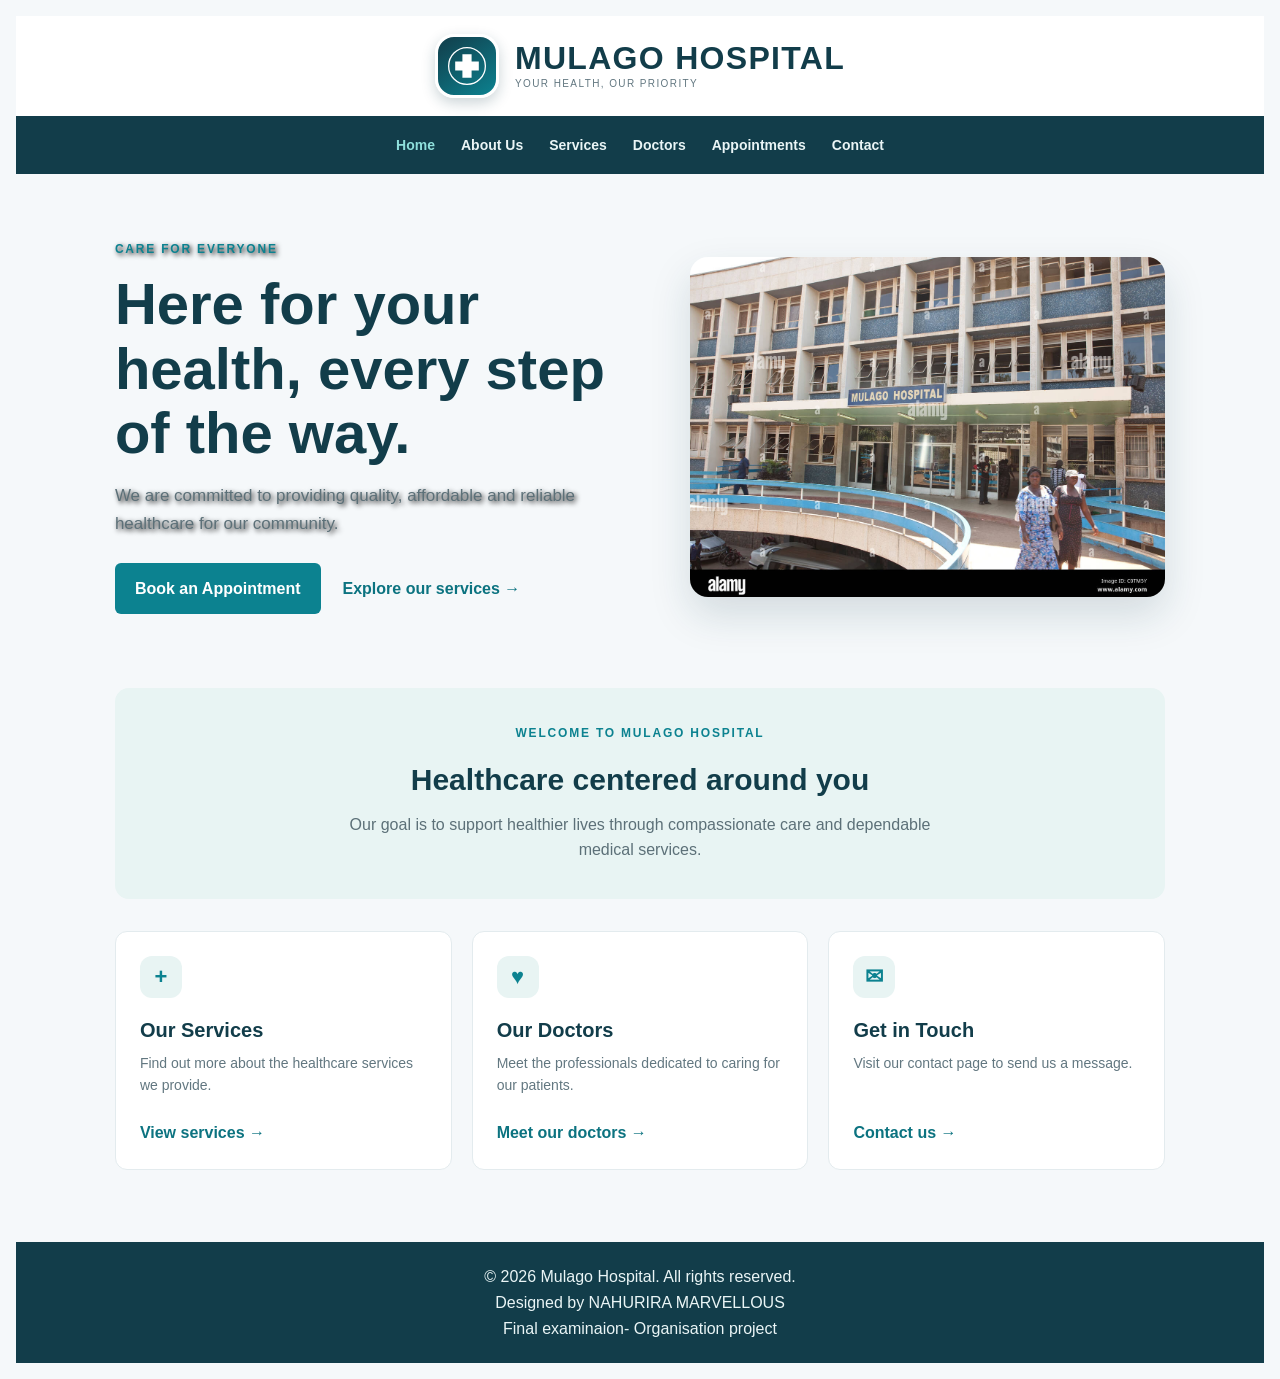
<file: Index.html>
<!DOCTYPE html>
<html lang="en">
<head>
    <meta charset="UTF-8">
    <meta name="viewport" content="width=device-width, initial-scale=1.0">
    <meta name="description" content="Learn about Mulago Hospital and find services, doctors, and appointment information.">
    <title>Home | Mulago Hospital</title>
    <link rel="stylesheet" href="style.css">
</head>
<body class="home-page">

<header>
    <a class="brand" href="Index.html" aria-label="Mulago Hospital home">
        <span class="brand-mark" aria-hidden="true">
            <svg viewBox="0 0 64 64" focusable="false">
                <circle cx="32" cy="32" r="28" fill="none" stroke="currentColor" stroke-width="2"></circle>
                <path d="M25 14h14v11h11v14H39v11H25V39H14V25h11z" fill="currentColor"></path>
            </svg>
        </span>
        <span>
            <strong>MULAGO HOSPITAL</strong>
            <small>YOUR HEALTH, OUR PRIORITY</small>
        </span>
    </a>
</header>

<nav aria-label="Main navigation">
    <a href="Index.html" aria-current="page">Home</a>
    <a href="about.html">About Us</a>
    <a href="services.html">Services</a>
    <a href="doctors.html">Doctors</a>
    <a href="appointment.html">Appointments</a>
    <a href="contact.html">Contact</a>
</nav>

<main>
    <section class="hero">
        <div class="hero-copy">
            <p class="eyebrow">CARE FOR EVERYONE</p>
            <h1>Here for your health, every step of the way.</h1>
            <p>We are committed to providing quality, affordable and reliable healthcare for our community.</p>
            <div class="hero-actions">
                <a class="btn" href="appointment.html">Book an Appointment</a>
                <a class="text-link" href="services.html">Explore our services <span aria-hidden="true">&rarr;</span></a>
            </div>
        </div>
        <img src="image copy 12.png" alt="Mulago Hospital" class="hero-image">
    </section>

    <section class="welcome content">
        <p class="eyebrow">WELCOME TO MULAGO HOSPITAL</p>
        <h2>Healthcare centered around you</h2>
        <p>Our goal is to support healthier lives through compassionate care and dependable medical services.</p>
    </section>

    <section class="home-links" aria-label="Explore the hospital">
        <a class="home-card" href="services.html">
            <span class="card-icon" aria-hidden="true">+</span>
            <h2>Our Services</h2>
            <p>Find out more about the healthcare services we provide.</p>
            <span class="card-link">View services <span aria-hidden="true">&rarr;</span></span>
        </a>
        <a class="home-card" href="doctors.html">
            <span class="card-icon" aria-hidden="true">&#9829;</span>
            <h2>Our Doctors</h2>
            <p>Meet the professionals dedicated to caring for our patients.</p>
            <span class="card-link">Meet our doctors <span aria-hidden="true">&rarr;</span></span>
        </a>
        <a class="home-card" href="contact.html">
            <span class="card-icon" aria-hidden="true">&#9993;</span>
            <h2>Get in Touch</h2>
            <p>Visit our contact page to send us a message.</p>
            <span class="card-link">Contact us <span aria-hidden="true">&rarr;</span></span>
        </a>
    </section>
</main>

<footer>
    <p>&copy; 2026 Mulago Hospital. All rights reserved.</p>
    <p>Designed by NAHURIRA MARVELLOUS</p>
    <p>Final examinaion- Organisation project</p>
</footer>

<script src="script.js"></script>
</body>
</html>
</file>
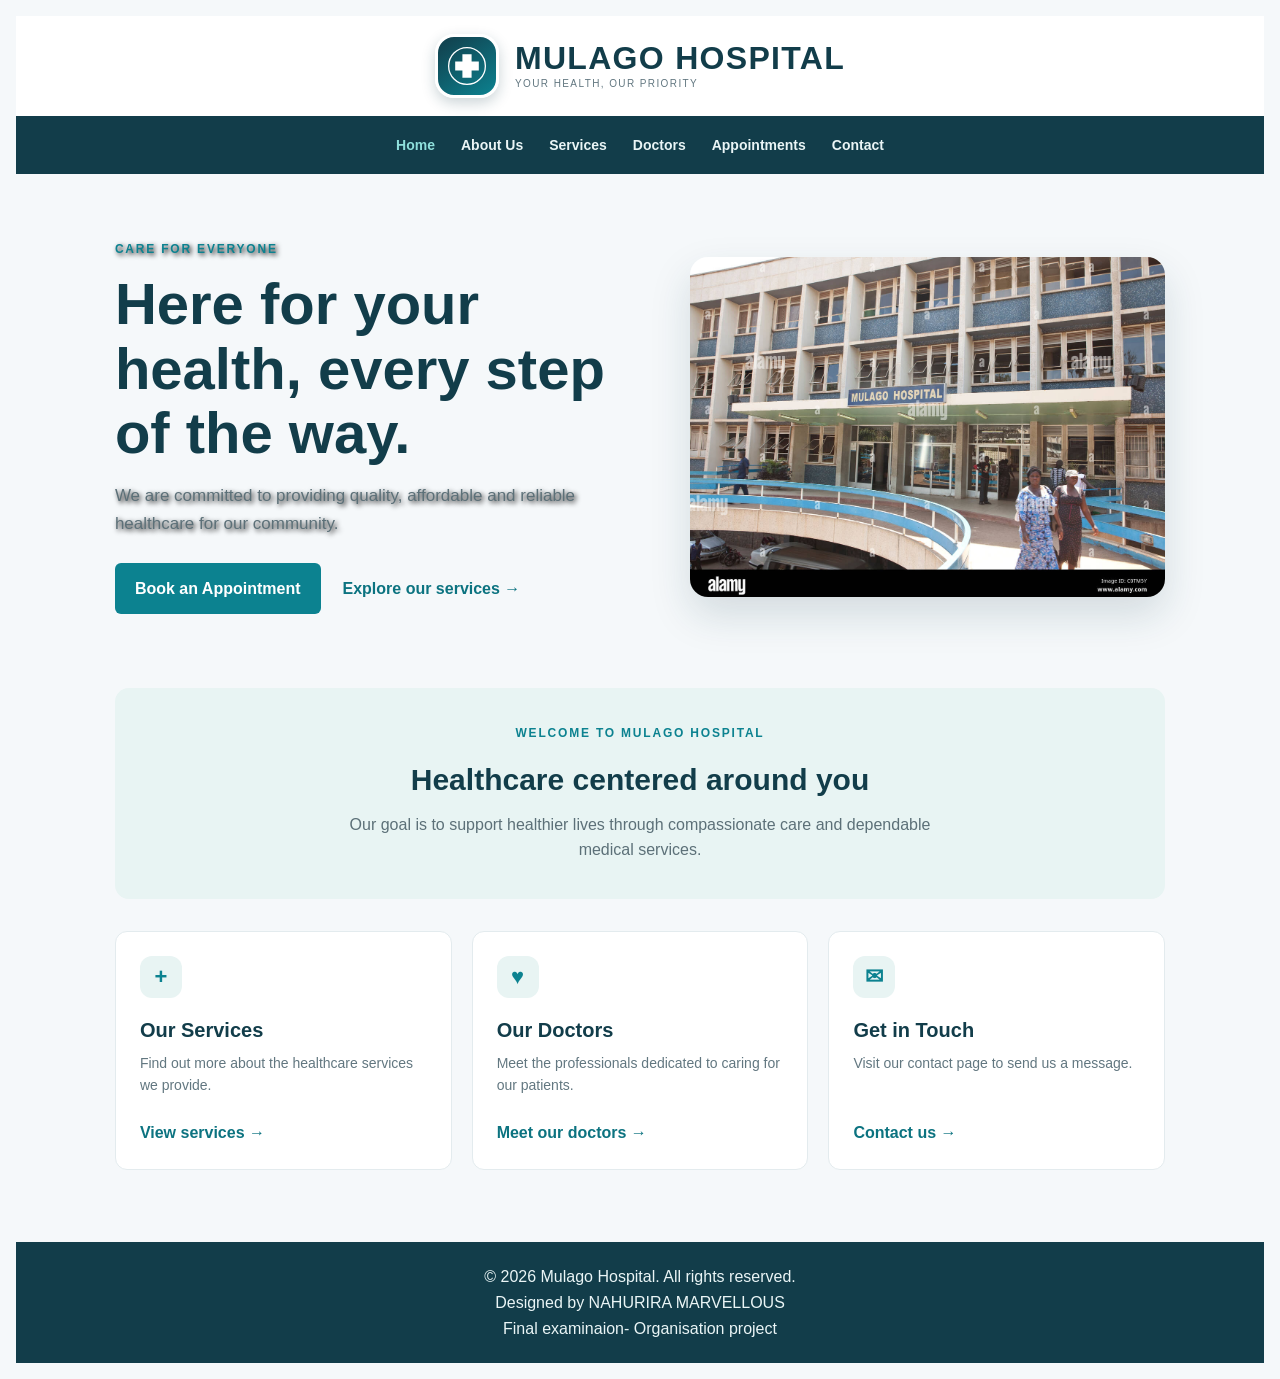
<file: index.html>
<!DOCTYPE html>
<html lang="en">
<head>
    <meta charset="UTF-8">
    <meta name="viewport" content="width=device-width, initial-scale=1.0">
    <meta name="description" content="Learn about Mulago Hospital and find services, doctors, and appointment information.">
    <title>Home | Mulago Hospital</title>
    <link rel="stylesheet" href="style.css">
</head>
<body class="home-page">

<header>
    <a class="brand" href="Index.html" aria-label="Mulago Hospital home">
        <span class="brand-mark" aria-hidden="true">
            <svg viewBox="0 0 64 64" focusable="false">
                <circle cx="32" cy="32" r="28" fill="none" stroke="currentColor" stroke-width="2"></circle>
                <path d="M25 14h14v11h11v14H39v11H25V39H14V25h11z" fill="currentColor"></path>
            </svg>
        </span>
        <span>
            <strong>MULAGO HOSPITAL</strong>
            <small>YOUR HEALTH, OUR PRIORITY</small>
        </span>
    </a>
</header>

<nav aria-label="Main navigation">
    <a href="Index.html" aria-current="page">Home</a>
    <a href="about.html">About Us</a>
    <a href="services.html">Services</a>
    <a href="doctors.html">Doctors</a>
    <a href="appointment.html">Appointments</a>
    <a href="contact.html">Contact</a>
</nav>

<main>
    <section class="hero">
        <div class="hero-copy">
            <p class="eyebrow">CARE FOR EVERYONE</p>
            <h1>Here for your health, every step of the way.</h1>
            <p>We are committed to providing quality, affordable and reliable healthcare for our community.</p>
            <div class="hero-actions">
                <a class="btn" href="appointment.html">Book an Appointment</a>
                <a class="text-link" href="services.html">Explore our services <span aria-hidden="true">&rarr;</span></a>
            </div>
        </div>
        <img src="image copy 12.png" alt="Mulago Hospital" class="hero-image">
    </section>

    <section class="welcome content">
        <p class="eyebrow">WELCOME TO MULAGO HOSPITAL</p>
        <h2>Healthcare centered around you</h2>
        <p>Our goal is to support healthier lives through compassionate care and dependable medical services.</p>
    </section>

    <section class="home-links" aria-label="Explore the hospital">
        <a class="home-card" href="services.html">
            <span class="card-icon" aria-hidden="true">+</span>
            <h2>Our Services</h2>
            <p>Find out more about the healthcare services we provide.</p>
            <span class="card-link">View services <span aria-hidden="true">&rarr;</span></span>
        </a>
        <a class="home-card" href="doctors.html">
            <span class="card-icon" aria-hidden="true">&#9829;</span>
            <h2>Our Doctors</h2>
            <p>Meet the professionals dedicated to caring for our patients.</p>
            <span class="card-link">Meet our doctors <span aria-hidden="true">&rarr;</span></span>
        </a>
        <a class="home-card" href="contact.html">
            <span class="card-icon" aria-hidden="true">&#9993;</span>
            <h2>Get in Touch</h2>
            <p>Visit our contact page to send us a message.</p>
            <span class="card-link">Contact us <span aria-hidden="true">&rarr;</span></span>
        </a>
    </section>
</main>

<footer>
    <p>&copy; 2026 Mulago Hospital. All rights reserved.</p>
    <p>Designed by NAHURIRA MARVELLOUS</p>
    <p>Final examinaion- Organisation project</p>
</footer>

<script src="script.js"></script>
</body>
</html>
</file>
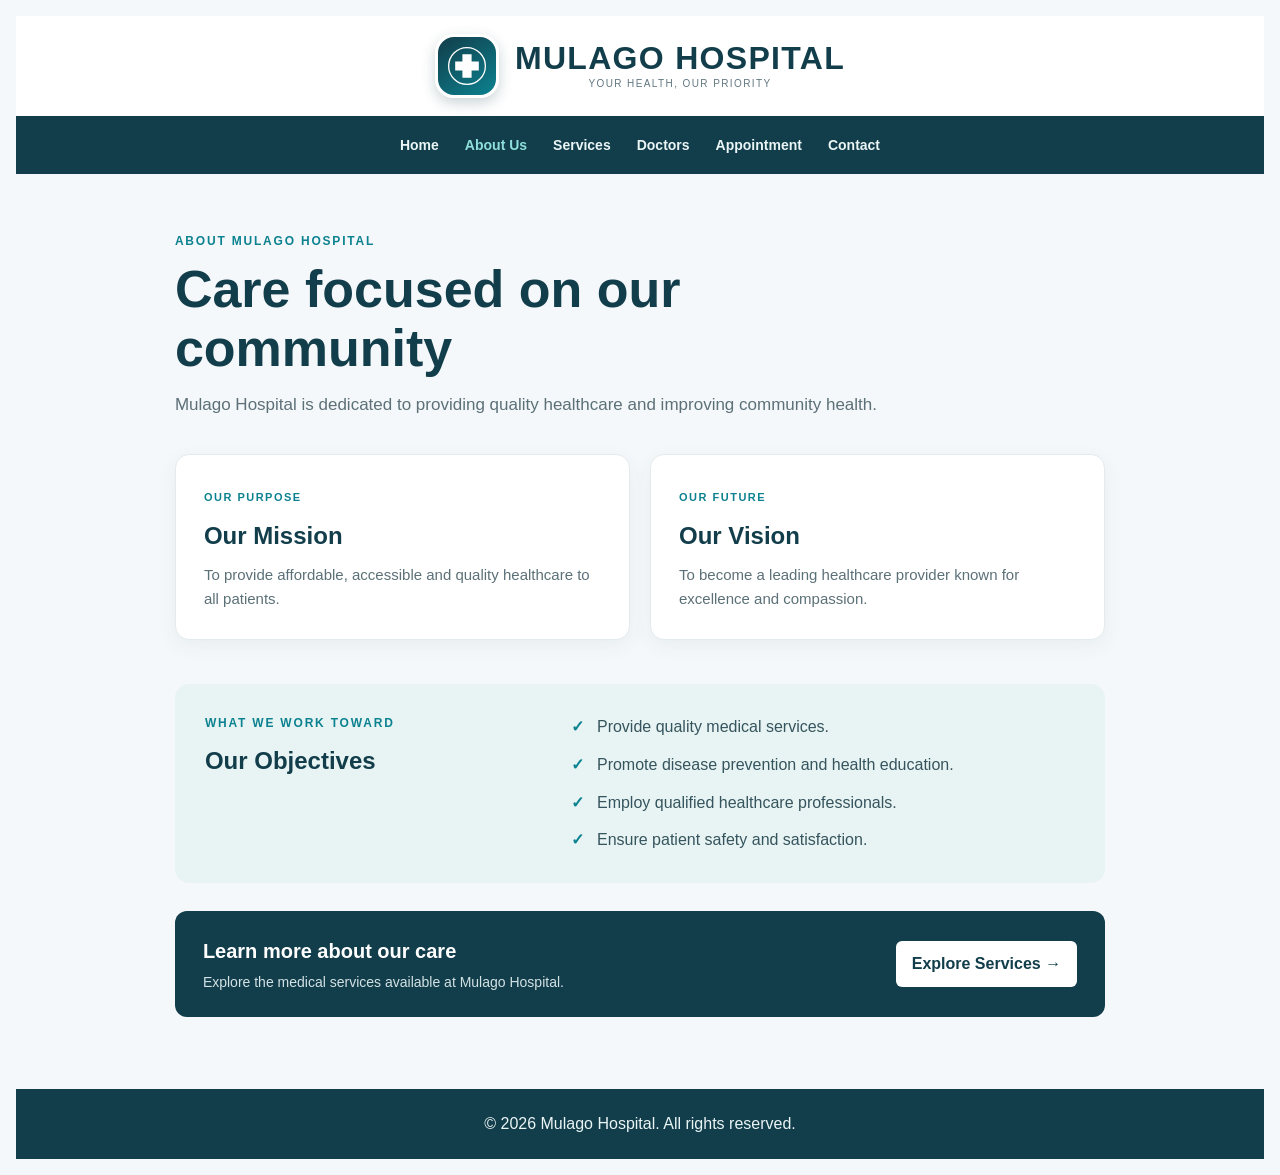
<file: about.html>
<!DOCTYPE html>
<html lang="en">
<head>
    <meta charset="UTF-8">
    <meta name="viewport" content="width=device-width, initial-scale=1.0">
    <meta name="description" content="Learn about Mulago Hospital's mission, vision, and objectives.">
    <title>About Us | Mulago Hospital</title>
    <link rel="stylesheet" href="style.css">
</head>
<body class="about-page">

<header>
    <a class="about-brand" href="index.html" aria-label="Mulago Hospital home">
        <span class="about-brand-mark" aria-hidden="true">
            <svg viewBox="0 0 64 64" focusable="false">
                <circle cx="32" cy="32" r="28" fill="none" stroke="currentColor" stroke-width="2"></circle>
                <path d="M25 14h14v11h11v14H39v11H25V39H14V25h11z" fill="currentColor"></path>
            </svg>
        </span>
        <span>
            <strong>MULAGO HOSPITAL</strong>
            <small>YOUR HEALTH, OUR PRIORITY</small>
        </span>
    </a>
</header>

<nav aria-label="Main navigation">
    <a href="Index.html">Home</a>
    <a href="about.html" aria-current="page">About Us</a>
    <a href="services.html">Services</a>
    <a href="doctors.html">Doctors</a>
    <a href="appointment.html">Appointment</a>
    <a href="contact.html">Contact</a>
</nav>

<main class="about-main">
    <section class="about-intro">
        <p class="about-eyebrow">ABOUT MULAGO HOSPITAL</p>
        <h1>Care focused on our community</h1>
        <p>Mulago Hospital is dedicated to providing quality healthcare and improving community health.</p>
    </section>

    <section class="about-values" aria-label="Our mission and vision">
        <article class="about-card">
            <span class="about-card-label">OUR PURPOSE</span>
            <h2>Our Mission</h2>
            <p>To provide affordable, accessible and quality healthcare to all patients.</p>
        </article>
        <article class="about-card">
            <span class="about-card-label">OUR FUTURE</span>
            <h2>Our Vision</h2>
            <p>To become a leading healthcare provider known for excellence and compassion.</p>
        </article>
    </section>

    <section class="about-objectives" aria-labelledby="objectives-heading">
        <div>
            <p class="about-eyebrow">WHAT WE WORK TOWARD</p>
            <h2 id="objectives-heading">Our Objectives</h2>
        </div>
        <ul>
            <li>Provide quality medical services.</li>
            <li>Promote disease prevention and health education.</li>
            <li>Employ qualified healthcare professionals.</li>
            <li>Ensure patient safety and satisfaction.</li>
        </ul>
    </section>

    <section class="about-cta">
        <div>
            <h2>Learn more about our care</h2>
            <p>Explore the medical services available at Mulago Hospital.</p>
        </div>
        <a href="services.html">Explore Services <span aria-hidden="true">&rarr;</span></a>
    </section>
</main>

<footer>
    <p>&copy; 2026 Mulago Hospital. All rights reserved.</p>
</footer>

<script src="script.js"></script>
</body>
</html>
</file>
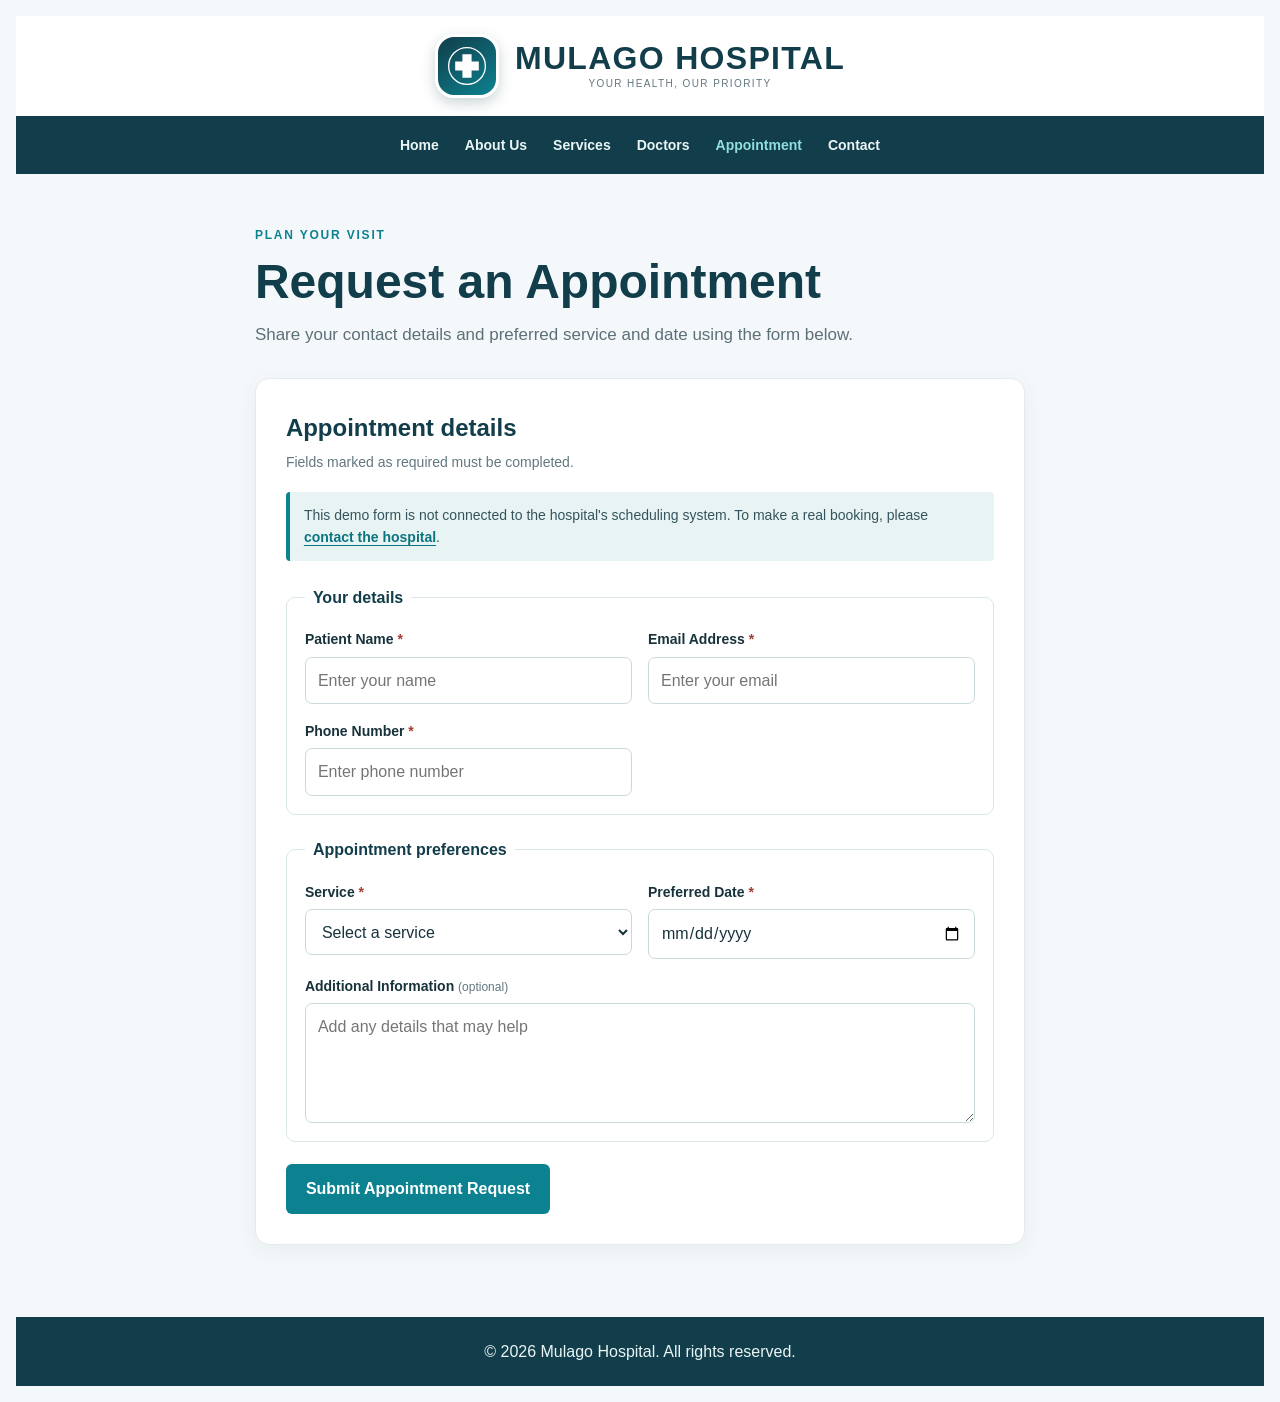
<file: appointment.html>
<!DOCTYPE html>
<html lang="en">
<head>
    <meta charset="UTF-8">
    <meta name="viewport" content="width=device-width, initial-scale=1.0">
    <meta name="description" content="Appointment request information for Mulago Hospital.">
    <title>Appointments | Mulago Hospital</title>
    <link rel="stylesheet" href="style.css">
</head>
<body class="appointment-page">

<header>
    <a class="appointment-brand" href="Index.html" aria-label="Mulago Hospital home">
        <span class="appointment-brand-mark" aria-hidden="true">
            <svg viewBox="0 0 64 64" focusable="false">
                <circle cx="32" cy="32" r="28" fill="none" stroke="currentColor" stroke-width="2"></circle>
                <path d="M25 14h14v11h11v14H39v11H25V39H14V25h11z" fill="currentColor"></path>
            </svg>
        </span>
        <span>
            <strong>MULAGO HOSPITAL</strong>
            <small>YOUR HEALTH, OUR PRIORITY</small>
        </span>
    </a>
</header>

<nav aria-label="Main navigation">
    <a href="Index.html">Home</a>
    <a href="about.html">About Us</a>
    <a href="services.html">Services</a>
    <a href="doctors.html">Doctors</a>
    <a href="appointment.html" aria-current="page">Appointment</a>
    <a href="contact.html">Contact</a>
</nav>

<main class="appointment-main">
    <section class="appointment-intro">
        <p class="appointment-eyebrow">PLAN YOUR VISIT</p>
        <h1>Request an Appointment</h1>
        <p>Share your contact details and preferred service and date using the form below.</p>
    </section>

    <section class="appointment-panel" aria-labelledby="appointment-form-heading">
        <h2 id="appointment-form-heading">Appointment details</h2>
        <p class="appointment-form-note">Fields marked as required must be completed.</p>
        <p class="appointment-demo-note">
            This demo form is not connected to the hospital's scheduling system. To make a real booking,
            please <a href="contact.html">contact the hospital</a>.
        </p>

        <form id="appointmentForm">
            <fieldset>
                <legend>Your details</legend>
                <div class="appointment-fields">
                    <div class="appointment-field">
                        <label for="patientName">Patient Name <span aria-hidden="true">*</span></label>
                        <input id="patientName" name="patientName" type="text" autocomplete="name" placeholder="Enter your name" required>
                    </div>
                    <div class="appointment-field">
                        <label for="patientEmail">Email Address <span aria-hidden="true">*</span></label>
                        <input id="patientEmail" name="patientEmail" type="email" autocomplete="email" placeholder="Enter your email" required>
                    </div>
                    <div class="appointment-field">
                        <label for="patientPhone">Phone Number <span aria-hidden="true">*</span></label>
                        <input id="patientPhone" name="patientPhone" type="tel" autocomplete="tel" placeholder="Enter phone number" required>
                    </div>
                </div>
            </fieldset>

            <fieldset>
                <legend>Appointment preferences</legend>
                <div class="appointment-fields">
                    <div class="appointment-field">
                        <label for="appointmentService">Service <span aria-hidden="true">*</span></label>
                        <select id="appointmentService" name="service" required>
                            <option value="">Select a service</option>
                            <option value="maternity">Maternity</option>
                            <option value="laboratory">Laboratory</option>
                            <option value="emergency-care">Emergency Care</option>
                            <option value="pharmacy">Pharmacy</option>
                            <option value="surgery">Surgery</option>
                        </select>
                    </div>
                    <div class="appointment-field">
                        <label for="appointmentDate">Preferred Date <span aria-hidden="true">*</span></label>
                        <input id="appointmentDate" name="date" type="date" required>
                    </div>
                    <div class="appointment-field appointment-field-full">
                        <label for="appointmentMessage">Additional Information <span class="optional-label">(optional)</span></label>
                        <textarea id="appointmentMessage" name="message" placeholder="Add any details that may help"></textarea>
                    </div>
                </div>
            </fieldset>

            <button type="submit">Submit Appointment Request</button>
        </form>
    </section>
</main>

<footer>
    <p>&copy; 2026 Mulago Hospital. All rights reserved.</p>
</footer>

<script src="script.js"></script>
</body>
</html>
</file>
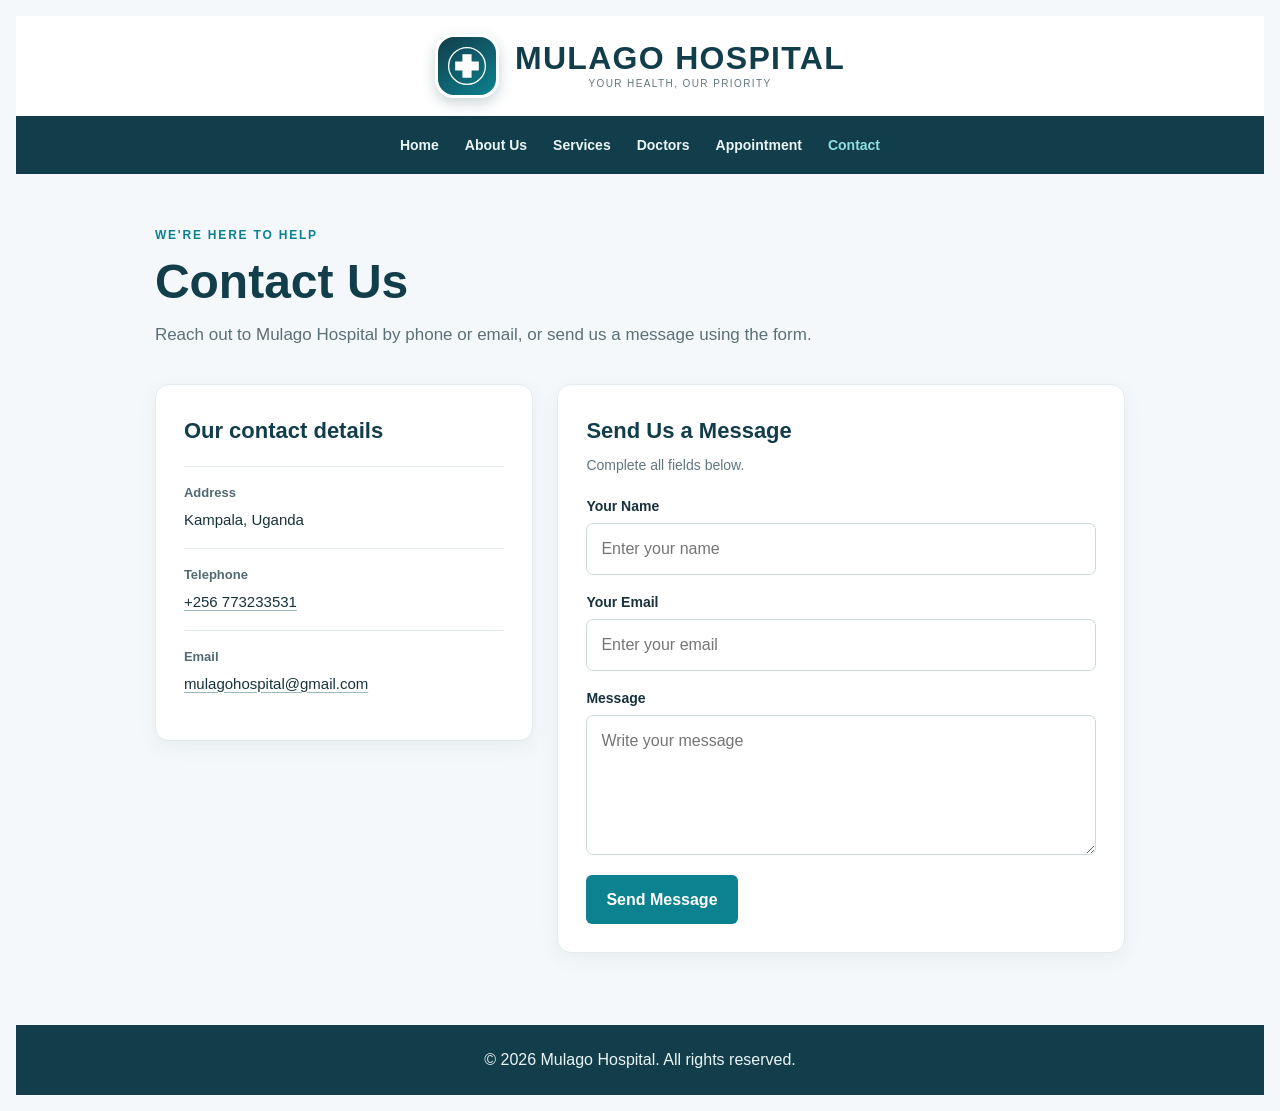
<file: contact.html>
<!DOCTYPE html>
<html lang="en">
<head>
    <meta charset="UTF-8">
    <meta name="viewport" content="width=device-width, initial-scale=1.0">
    <meta name="description" content="Contact Mulago Hospital by phone, email, or message.">
    <title>Contact Us | Mulago Hospital</title>
    <link rel="stylesheet" href="style.css">
</head>
<body class="contact-page">

<header>
    <a class="contact-brand" href="Index.html" aria-label="Mulago Hospital home">
        <span class="contact-brand-mark" aria-hidden="true">
            <svg viewBox="0 0 64 64" focusable="false">
                <circle cx="32" cy="32" r="28" fill="none" stroke="currentColor" stroke-width="2"></circle>
                <path d="M25 14h14v11h11v14H39v11H25V39H14V25h11z" fill="currentColor"></path>
            </svg>
        </span>
        <span>
            <strong>MULAGO HOSPITAL</strong>
            <small>YOUR HEALTH, OUR PRIORITY</small>
        </span>
    </a>
</header>

<nav aria-label="Main navigation">
    <a href="Index.html">Home</a>
    <a href="about.html">About Us</a>
    <a href="services.html">Services</a>
    <a href="doctors.html">Doctors</a>
    <a href="appointment.html">Appointment</a>
    <a href="contact.html" aria-current="page">Contact</a>
</nav>

<main class="contact-main">
    <section class="contact-intro">
        <p class="contact-eyebrow">WE'RE HERE TO HELP</p>
        <h1>Contact Us</h1>
        <p>Reach out to Mulago Hospital by phone or email, or send us a message using the form.</p>
    </section>

    <div class="contact-layout">
        <section class="contact-details" aria-labelledby="contact-details-heading">
            <h2 id="contact-details-heading">Our contact details</h2>
            <div class="contact-detail">
                <h3>Address</h3>
                <p>Kampala, Uganda</p>
            </div>
            <div class="contact-detail">
                <h3>Telephone</h3>
                <p><a href="tel:+256773233531">+256 773233531</a></p>
            </div>
            <div class="contact-detail">
                <h3>Email</h3>
                <p><a href="mailto:mulagohospital@gmail.com">mulagohospital@gmail.com</a></p>
            </div>
        </section>

        <section class="contact-form-panel" aria-labelledby="message-heading">
            <h2 id="message-heading">Send Us a Message</h2>
            <p class="contact-form-note">Complete all fields below.</p>
            <form id="contactForm">
                <label for="contactName">Your Name</label>
                <input id="contactName" name="name" type="text" autocomplete="name" placeholder="Enter your name" required>

                <label for="contactEmail">Your Email</label>
                <input id="contactEmail" name="email" type="email" autocomplete="email" placeholder="Enter your email" required>

                <label for="contactMessage">Message</label>
                <textarea id="contactMessage" name="message" placeholder="Write your message" required></textarea>

                <button type="submit">Send Message</button>
            </form>
        </section>
    </div>
</main>

<footer>
    <p>&copy; 2026 Mulago Hospital. All rights reserved.</p>
</footer>

<script src="script.js"></script>
</body>
</html>
</file>
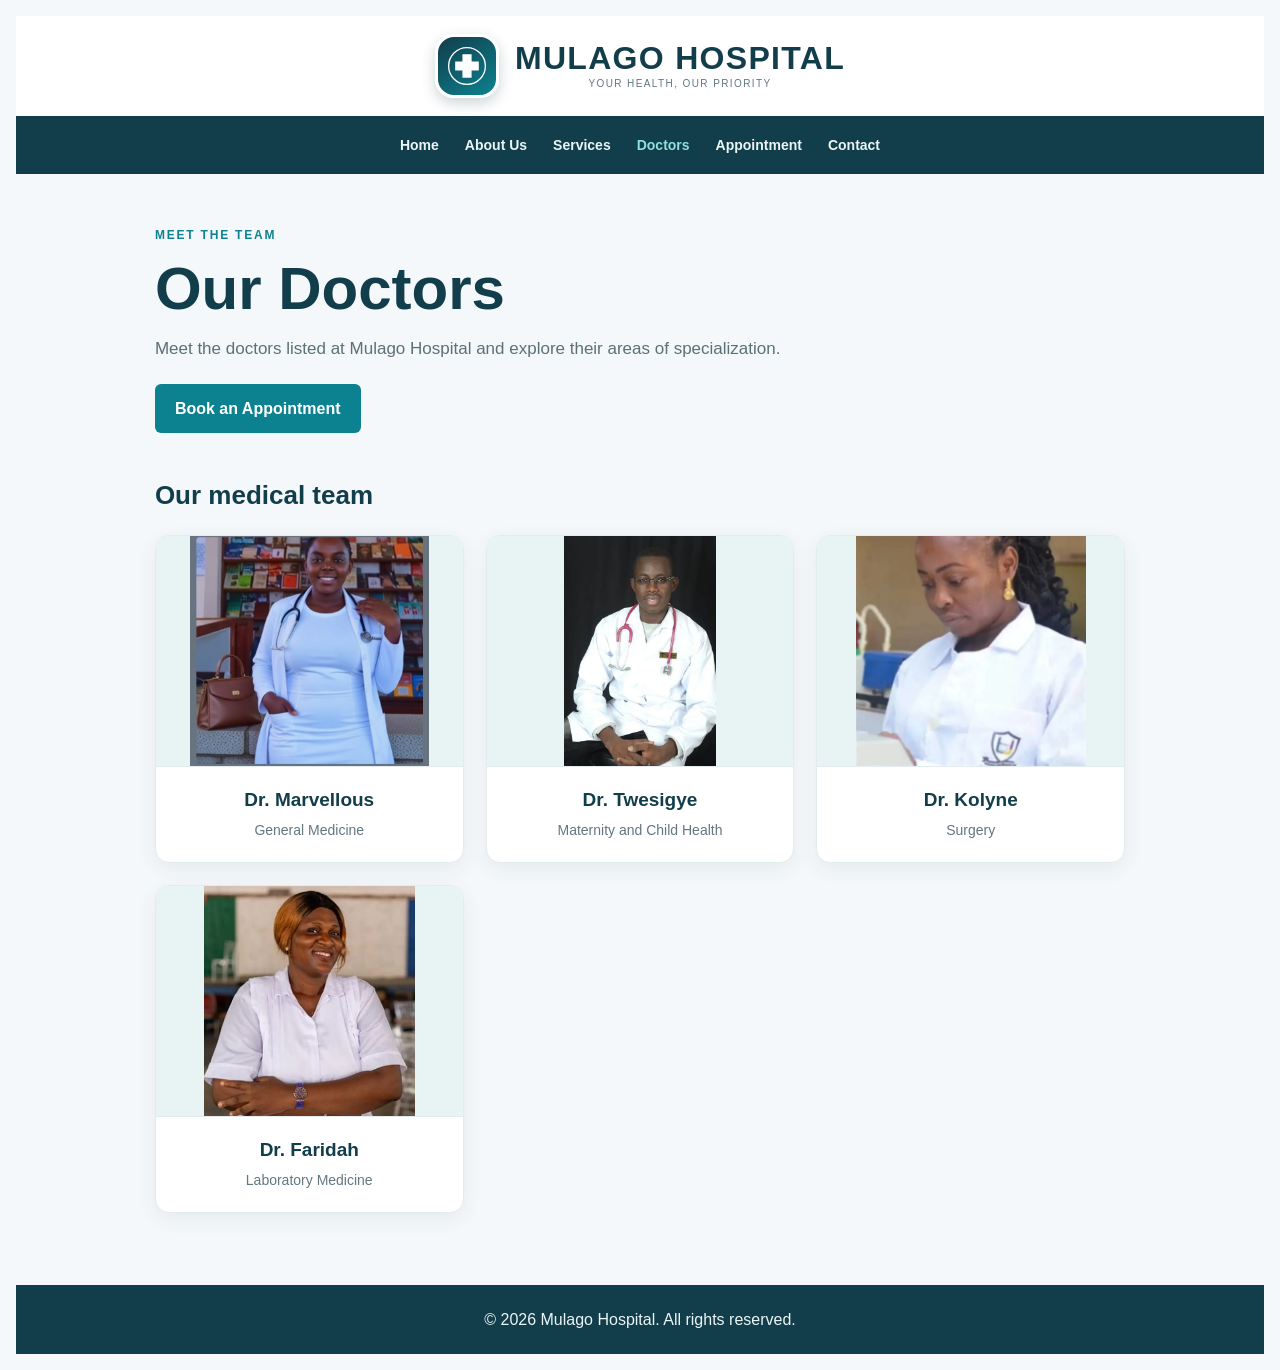
<file: doctors.html>
<!DOCTYPE html>
<html lang="en">
<head>
    <meta charset="UTF-8">
    <meta name="viewport" content="width=device-width, initial-scale=1.0">
    <meta name="description" content="Meet the doctors listed at Mulago Hospital and learn about their specialties.">
    <title>Our Doctors | Mulago Hospital</title>
    <link rel="stylesheet" href="style.css">
</head>
<body class="doctors-page">

<header>
    <a class="doctors-brand" href="Index.html" aria-label="Mulago Hospital home">
        <span class="doctors-brand-mark" aria-hidden="true">
            <svg viewBox="0 0 64 64" focusable="false">
                <circle cx="32" cy="32" r="28" fill="none" stroke="currentColor" stroke-width="2"></circle>
                <path d="M25 14h14v11h11v14H39v11H25V39H14V25h11z" fill="currentColor"></path>
            </svg>
        </span>
        <span>
            <strong>MULAGO HOSPITAL</strong>
            <small>YOUR HEALTH, OUR PRIORITY</small>
        </span>
    </a>
</header>

<nav aria-label="Main navigation">
    <a href="Index.html">Home</a>
    <a href="about.html">About Us</a>
    <a href="services.html">Services</a>
    <a href="doctors.html" aria-current="page">Doctors</a>
    <a href="appointment.html">Appointment</a>
    <a href="contact.html">Contact</a>
</nav>

<main class="doctors-main">
    <section class="doctors-intro">
        <p class="doctors-eyebrow">MEET THE TEAM</p>
        <h1>Our Doctors</h1>
        <p>Meet the doctors listed at Mulago Hospital and explore their areas of specialization.</p>
        <a class="doctors-button" href="appointment.html">Book an Appointment</a>
    </section>

    <section aria-labelledby="team-heading">
        <h2 id="team-heading" class="doctors-section-heading">Our medical team</h2>
        <div class="doctors-grid">
            <article class="doctor-card">
                <img src="image.png" alt="Dr. Marvellous">
                <div class="doctor-info">
                    <h3>Dr. Marvellous</h3>
                    <p class="doctor-specialty">General Medicine</p>
                </div>
            </article>
            <article class="doctor-card">
                <img src="image copy 4.png" alt="Dr. Twesigye">
                <div class="doctor-info">
                    <h3>Dr. Twesigye</h3>
                    <p class="doctor-specialty">Maternity and Child Health</p>
                </div>
            </article>
            <article class="doctor-card">
                <img src="image copy 11.png" alt="Dr. Kolyne">
                <div class="doctor-info">
                    <h3>Dr. Kolyne</h3>
                    <p class="doctor-specialty">Surgery</p>
                </div>
            </article>
            <article class="doctor-card">
                <img src="image copy 9.png" alt="Dr. Faridah">
                <div class="doctor-info">
                    <h3>Dr. Faridah</h3>
                    <p class="doctor-specialty">Laboratory Medicine</p>
                </div>
            </article>
        </div>
    </section>
</main>

<footer>
    <p>&copy; 2026 Mulago Hospital. All rights reserved.</p>
</footer>

<script src="script.js"></script>
</body>
</html>
</file>
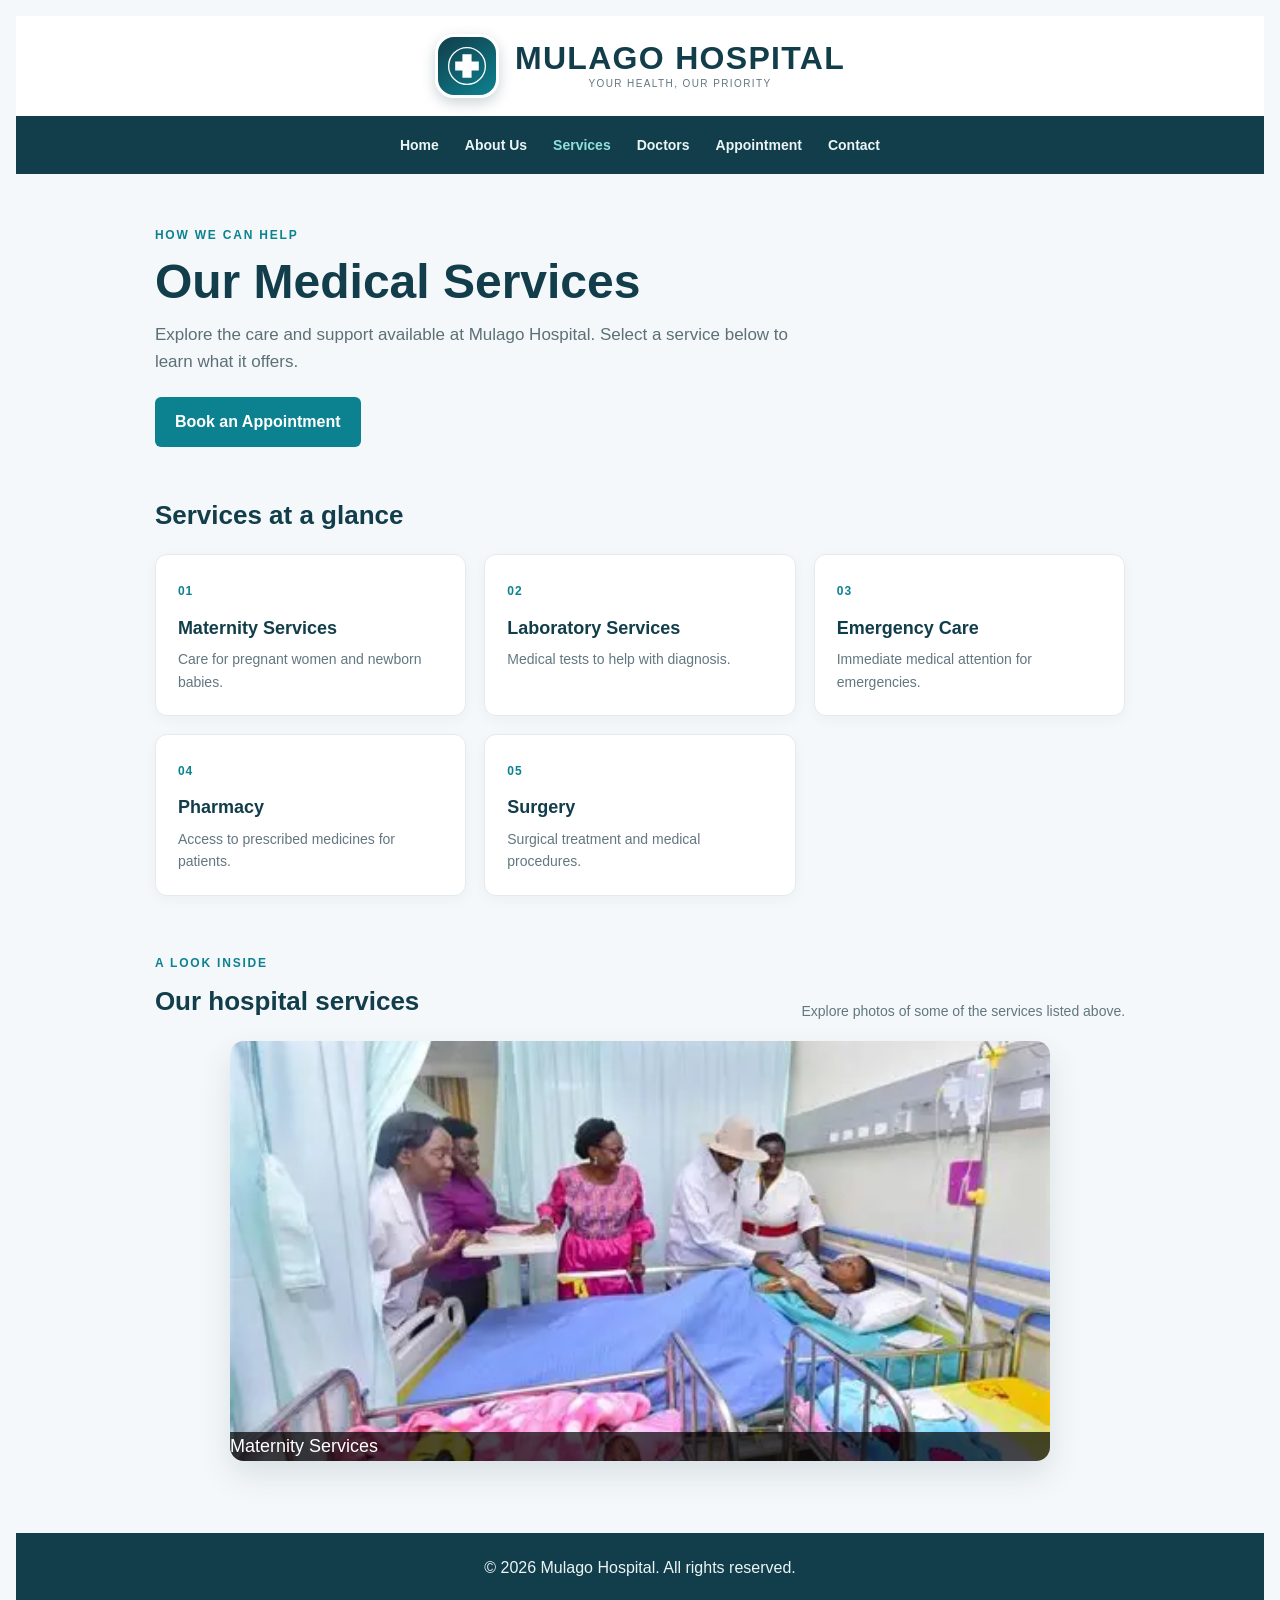
<file: services.html>
<!DOCTYPE html>
<html lang="en">
<head>
    <meta charset="UTF-8">
    <meta name="viewport" content="width=device-width, initial-scale=1.0">
    <meta name="description" content="Explore medical services available at Mulago Hospital.">
    <title>Medical Services | Mulago Hospital</title>
    <link rel="stylesheet" href="style.css">
</head>
<body class="services-page">

<header>
    <a class="services-brand" href="Index.html" aria-label="Mulago Hospital home">
        <span class="services-brand-mark" aria-hidden="true">
            <svg viewBox="0 0 64 64" focusable="false">
                <circle cx="32" cy="32" r="28" fill="none" stroke="currentColor" stroke-width="2"></circle>
                <path d="M25 14h14v11h11v14H39v11H25V39H14V25h11z" fill="currentColor"></path>
            </svg>
        </span>
        <span>
            <strong>MULAGO HOSPITAL</strong>
            <small>YOUR HEALTH, OUR PRIORITY</small>
        </span>
    </a>
</header>

<nav aria-label="Main navigation">
    <a href="Index.html">Home</a>
    <a href="about.html">About Us</a>
    <a href="services.html" aria-current="page">Services</a>
    <a href="doctors.html">Doctors</a>
    <a href="appointment.html">Appointment</a>
    <a href="contact.html">Contact</a>
</nav>

<main class="services-main">
    <section class="services-intro">
        <p class="services-eyebrow">HOW WE CAN HELP</p>
        <h1>Our Medical Services</h1>
        <p>Explore the care and support available at Mulago Hospital. Select a service below to learn what it offers.</p>
        <a class="services-button" href="appointment.html">Book an Appointment</a>
    </section>

    <section class="services-list" aria-labelledby="services-heading">
        <h2 id="services-heading">Services at a glance</h2>
        <div class="services-grid">
            <article class="service">
                <span class="service-number" aria-hidden="true">01</span>
                <h3>Maternity Services</h3>
                <p>Care for pregnant women and newborn babies.</p>
            </article>
            <article class="service">
                <span class="service-number" aria-hidden="true">02</span>
                <h3>Laboratory Services</h3>
                <p>Medical tests to help with diagnosis.</p>
            </article>
            <article class="service">
                <span class="service-number" aria-hidden="true">03</span>
                <h3>Emergency Care</h3>
                <p>Immediate medical attention for emergencies.</p>
            </article>
            <article class="service">
                <span class="service-number" aria-hidden="true">04</span>
                <h3>Pharmacy</h3>
                <p>Access to prescribed medicines for patients.</p>
            </article>
            <article class="service">
                <span class="service-number" aria-hidden="true">05</span>
                <h3>Surgery</h3>
                <p>Surgical treatment and medical procedures.</p>
            </article>
        </div>
    </section>

    <section class="services-gallery" aria-labelledby="gallery-heading">
        <div class="gallery-heading">
            <div>
                <p class="services-eyebrow">A LOOK INSIDE</p>
                <h2 id="gallery-heading">Our hospital services</h2>
            </div>
            <p>Explore photos of some of the services listed above.</p>
        </div>
        <div class="slideshow-container" aria-live="polite">
            <div class="mySlides">
                <img src="image copy 3.png" alt="Maternity services">
                <div class="caption">Maternity Services</div>
            </div>
            <div class="mySlides">
                <img src="image copy.jpeg" alt="Laboratory services">
                <div class="caption">Laboratory Services</div>
            </div>
            <div class="mySlides">
                <img src="image copy.png" alt="Emergency care">
                <div class="caption">Emergency Care</div>
            </div>
            <div class="mySlides">
                <img src="image copy 5.png" alt="Pharmacy services">
                <div class="caption">Pharmacy Services</div>
            </div>
            <div class="mySlides">
                <img src="image copy 13.png" alt="Surgical care">
                <div class="caption">Surgery</div>
            </div>
        </div>
    </section>
</main>

<footer>
    <p>&copy; 2026 Mulago Hospital. All rights reserved.</p>
</footer>

<script src="script.js"></script>
</body>
</html>
</file>
<file: style.css>
* {
    margin: 8px;
    padding: 8px;
    box-sizing: circle;
}

body {
    font-family: Arial, sans-serif;
    background-color: grey;
    color: black;
    line-height: 1.2;
}

header {
    background-color: whitesmoke;
    color:black;
    text-align: center;
    padding: 30px;
}

header h1 {
    font-size: 30px;
}

nav {
    background-color: lightblue;
    padding: 15px;
    text-align: center;
}

nav a {
    color: red;
    text-decoration: none;
    margin: 10px;
    font-weight: bold;
}

nav a:hover {
    color: #ffd166;
}

.hero {
    background-color: brown;
    text-align: center;
    padding: 80px 20px;
}

.hero h2 {
    font-size: 32px;
    color: black;
    margin-bottom: 15px;
}

.btn {
    display: inline-block;
    background-color: green;
    color: yellow;
    padding: 12px 20px;
    margin-top: 20px;
    text-decoration: none;
    border-radius: 5px;
}

.content {
    padding: 40px 8%;
    min-height: 350px;
}

.content h2 {
    color: #087e8b;
    margin-bottom: 20px;
}

.content h3 {
    margin-top: 20px;
    color: #064f59;
}

.service {
    background-color: white;
    padding: 20px;
    margin: 15px 0;
    border-radius: 8px;
    box-shadow: 0 2px 5px #ccc;
}

form {
    max-width: 600px;
    margin: auto;
}

label {
    display: block;
    margin-top: 15px;
}

input, select, textarea {
    width: 100%;
    padding: 12px;
    margin-top: 5px;
    border: 1px solid #aaa;
    border-radius: 5px;
}

textarea {
    min-height: 100px;
}

button {
    background-color: #087e8b;
    color: white;
    border: none;
    padding: 12px 25px;
    margin-top: 15px;
    cursor: pointer;
    border-radius: 5px;
}

button:hover {
    background-color: #064f59;
}

footer {
    background-color: #064f59;
    color: white;
    text-align: center;
    padding: 20px;
}
.hospital-image {
    width: 80%;
    height: 350px;
    object-fit: cover;
    display: block;
    margin: 20px auto;
}
.doctors-container {
    display: flex;
    flex-wrap: wrap;
    justify-content: center;
    gap: 20px;
}

.doctor-card {
    background-color: white;
    width: 300px;
    padding: 30px;
    text-align: center;
    border-radius: 10px;
    box-shadow: 0 5px 10px #ccc;
}

.doctor-card img {
    width: 200px;
    height: 100px;
    object-fit: cover;
    border-radius: 30%;
}
img {
    width: 300px;
    height: 400px;
    object-fit: cover;
    border-radius: 10px;
}
.small-image {
    width: 50%;
    height: auto;
}

.doctor-card h3 {
    color: #20088b;
    margin-top: 15px;
}

.doctor-card p {
    color: #555;
}
.services-container {
    display: block;
    flex-wrap: wrap;
    justify-content: center;
    gap: 15px;
    margin: auto;
}

.service-card {
    background-color: white;
    width: 80px;
    padding: 8px;
    text-align: center;
    border-radius: 8px;
    box-shadow: 0 2px 5px #ccc;
    margin: 10px auto;
    box-sizing: border-box;
}

.service-card img {
    width: 100%;
    height: 130px;
    object-fit: cover;
    border-radius: 8px;
}

.service-card h3 {
    color: #087e8b;
}
/* SERVICES SLIDESHOW */

.slideshow-section {
    text-align: center;
    padding: 30px;
}

.slideshow-section h2 {
    color: #087e8b;
    font-size: 30px;
    margin-bottom: 20px;
}

.slideshow-container {
    width: 90%;
    max-width: 750px;
    height: 400px;
    margin: auto;
    position: relative;
    overflow: hidden;
    border-radius: 12px;
}

.mySlides {
    display: none;
    width: 100%;
    height: 100%;
}

.mySlides img {
    width: 100%;
    height: 100%;
    object-fit: cover;
}

.caption {
    position: absolute;
    bottom: 0;
    background: rgba(0, 0, 0, 0.7);
    color: white;
    width: 100%;
    padding: 15px;
    font-size: 22px;
    box-sizing: border-box;
}
.hero {
    background-image: url("image copy 12.png");
    background-size: cover;
    background-position: center;
    background-repeat: no-repeat;

    height: 450px;

    display: flex;
    flex-direction: column;
    justify-content: center;
    align-items: center;

    text-align: center;
    color: white;
}

/* Make the text readable */
.hero h1 {
    font-size: 40px;
    text-shadow: 2px 2px 5px black;
}

.hero p {
    font-size: 22px;
    text-shadow: 2px 2px 5px black;
}

/* Home page */
.home-page,
.home-page * {
    margin: 0;
    padding: 0;
    box-sizing: border-box;
}

.home-page {
    margin: 0;
    padding: 0;
    background: #f5f8fa;
    color: #18323b;
    font-family: Arial, sans-serif;
    line-height: 1.6;
}

.home-page header {
    display: flex;
    justify-content: center;
    padding: 18px 7%;
    background: #fff;
    text-align: left;
}

.home-page .brand {
    display: flex;
    align-items: center;
    gap: 16px;
    color: #123d4a;
    text-decoration: none;
}

.home-page .brand-mark {
    display: grid;
    width: 64px;
    height: 64px;
    flex: 0 0 64px;
    place-items: center;
    border: 3px solid #fff;
    border-radius: 19px;
    background: linear-gradient(145deg, #123d4a, #0c8290);
    box-shadow: 0 5px 14px rgba(18, 61, 74, 0.22);
    color: #fff;
}

.home-page .brand-mark svg {
    display: block;
    width: 42px;
    height: 42px;
}

.home-page .brand strong,
.home-page .brand small {
    display: block;
}

.home-page .brand strong {
    color: #123d4a;
    font-size: clamp(22px, 3.2vw, 32px);
    letter-spacing: 1.3px;
    line-height: 1.15;
}

.home-page .brand small {
    color: #627780;
    font-size: 10px;
    letter-spacing: 1.4px;
}

.home-page nav {
    display: flex;
    flex-wrap: wrap;
    justify-content: center;
    gap: 8px 26px;
    padding: 14px 7%;
    background: #123d4a;
}

.home-page nav a {
    margin: 0;
    padding: 4px 0;
    color: #eaf5f6;
    font-size: 14px;
    font-weight: 600;
    text-decoration: none;
}

.home-page nav a:hover,
.home-page nav a:focus-visible,
.home-page nav a[aria-current="page"] {
    color: #8fe0dc;
}

.home-page main {
    max-width: 1200px;
    margin: 0 auto;
    padding: 42px 6% 72px;
}

.home-page .hero {
    display: grid;
    grid-template-columns: 1fr 0.9fr;
    align-items: center;
    gap: 48px;
    height: auto;
    min-height: 390px;
    padding: 24px 0;
    background: none;
    color: #18323b;
    text-align: left;
}

.home-page .hero-copy {
    max-width: 540px;
}

.home-page .eyebrow {
    margin-bottom: 12px;
    color: #0c8290;
    font-size: 12px;
    font-weight: 700;
    letter-spacing: 1.8px;
}

.home-page .hero h1 {
    margin-bottom: 16px;
    color: #123d4a;
    font-size: clamp(36px, 5vw, 58px);
    line-height: 1.12;
    text-shadow: none;
}

.home-page .hero-copy > p:not(.eyebrow) {
    max-width: 480px;
    color: #5c7078;
    font-size: 17px;
}

.home-page .hero-actions {
    display: flex;
    flex-wrap: wrap;
    align-items: center;
    gap: 22px;
    margin-top: 26px;
}

.home-page .btn {
    margin: 0;
    padding: 13px 20px;
    border-radius: 6px;
    background: #0c8290;
    color: #fff;
    font-weight: 700;
    text-decoration: none;
}

.home-page .btn:hover,
.home-page .btn:focus-visible {
    background: #096b76;
}

.home-page .text-link,
.home-page .card-link {
    color: #0c7380;
    font-weight: 700;
    text-decoration: none;
}

.home-page .hero-image {
    display: block;
    width: 100%;
    height: 340px;
    margin: 0;
    border-radius: 18px;
    object-fit: cover;
    box-shadow: 0 18px 40px rgba(18, 61, 74, 0.15);
}

.home-page .welcome {
    min-height: 0;
    margin: 50px 0 32px;
    padding: 36px 24px;
    border-radius: 14px;
    background: #e8f4f3;
    text-align: center;
}

.home-page .welcome h2 {
    margin-bottom: 8px;
    color: #123d4a;
    font-size: 30px;
}

.home-page .welcome > p:last-child {
    max-width: 620px;
    margin: 0 auto;
    color: #5c7078;
}

.home-page .home-links {
    display: grid;
    grid-template-columns: repeat(3, minmax(0, 1fr));
    gap: 20px;
}

.home-page .home-card {
    display: block;
    padding: 24px;
    border: 1px solid #e3ebee;
    border-radius: 12px;
    background: #fff;
    color: inherit;
    text-decoration: none;
    transition: transform 160ms ease, box-shadow 160ms ease;
}

.home-page .home-card:hover,
.home-page .home-card:focus-visible {
    transform: translateY(-3px);
    border-color: #c2185b;
    background: #c2185b;
    box-shadow: 0 12px 28px rgba(18, 61, 74, 0.1);
}

.home-page .home-card:hover h2,
.home-page .home-card:hover p,
.home-page .home-card:hover .card-link,
.home-page .home-card:focus-visible h2,
.home-page .home-card:focus-visible p,
.home-page .home-card:focus-visible .card-link {
    color: #fff;
}

.home-page .home-card:hover .card-icon,
.home-page .home-card:focus-visible .card-icon {
    background: rgba(255, 255, 255, 0.2);
    color: #fff;
}

.home-page .card-icon {
    display: grid;
    width: 42px;
    height: 42px;
    margin-bottom: 16px;
    place-items: center;
    border-radius: 12px;
    background: #e8f4f3;
    color: #0c8290;
    font-size: 22px;
    font-weight: 700;
}

.home-page .home-card h2 {
    margin-bottom: 6px;
    color: #123d4a;
    font-size: 20px;
}

.home-page .home-card p {
    min-height: 52px;
    margin-bottom: 16px;
    color: #627780;
    font-size: 14px;
}

.home-page footer {
    padding: 22px 6%;
    background: #123d4a;
    color: #eaf5f6;
    text-align: center;
}

@media (max-width: 480px) {
    .home-page header {
        padding: 16px 5%;
    }

    .home-page .brand {
        gap: 12px;
    }

    .home-page .brand-mark {
        width: 54px;
        height: 54px;
        flex-basis: 54px;
        border-radius: 16px;
    }

    .home-page .brand-mark svg {
        width: 36px;
        height: 36px;
    }

    .home-page .brand strong {
        font-size: clamp(18px, 5.3vw, 22px);
        letter-spacing: 0.7px;
    }

    .home-page .brand small {
        font-size: 9px;
        letter-spacing: 1px;
    }
}

@media (max-width: 760px) {
    .home-page main {
        padding: 28px 5% 48px;
    }

    .home-page .hero {
        grid-template-columns: 1fr;
        gap: 28px;
        padding: 16px 0;
    }

    .home-page .hero-image {
        height: 280px;
    }

    .home-page .home-links {
        grid-template-columns: 1fr;
    }

    .home-page .home-card p {
        min-height: 0;
    }
}

/* Services page */
.services-page,
.services-page * {
    margin: 0;
    padding: 0;
    box-sizing: border-box;
}

.services-page {
    background: #f5f8fa;
    color: #18323b;
    font-family: Arial, sans-serif;
    line-height: 1.6;
}

.services-page header {
    display: flex;
    justify-content: center;
    padding: 18px 7%;
    background: #fff;
}

.services-brand {
    display: flex;
    align-items: center;
    gap: 16px;
    color: #123d4a;
    text-decoration: none;
}

.services-brand-mark {
    display: grid;
    width: 64px;
    height: 64px;
    flex: 0 0 64px;
    place-items: center;
    border: 3px solid #fff;
    border-radius: 19px;
    background: linear-gradient(145deg, #123d4a, #0c8290);
    box-shadow: 0 5px 14px rgba(18, 61, 74, 0.22);
    color: #fff;
}

.services-brand-mark svg {
    display: block;
    width: 42px;
    height: 42px;
}

.services-brand strong,
.services-brand small {
    display: block;
}

.services-brand strong {
    color: #123d4a;
    font-size: clamp(22px, 3.2vw, 32px);
    letter-spacing: 1.3px;
    line-height: 1.15;
}

.services-brand small {
    color: #627780;
    font-size: 10px;
    letter-spacing: 1.4px;
}

.services-page nav {
    display: flex;
    flex-wrap: wrap;
    justify-content: center;
    gap: 8px 26px;
    padding: 14px 7%;
    background: #123d4a;
}

.services-page nav a {
    margin: 0;
    padding: 4px 0;
    color: #eaf5f6;
    font-size: 14px;
    font-weight: 600;
    text-decoration: none;
}

.services-page nav a:hover,
.services-page nav a:focus-visible,
.services-page nav a[aria-current="page"] {
    color: #8fe0dc;
}

.services-main {
    max-width: 1120px;
    margin: 0 auto;
    padding: 52px 6% 72px;
}

.services-intro {
    max-width: 720px;
    margin-bottom: 48px;
}

.services-eyebrow {
    margin-bottom: 8px;
    color: #0c8290;
    font-size: 12px;
    font-weight: 700;
    letter-spacing: 1.8px;
}

.services-intro h1 {
    margin-bottom: 12px;
    color: #123d4a;
    font-size: clamp(34px, 5vw, 48px);
    line-height: 1.15;
}

.services-intro > p:not(.services-eyebrow) {
    max-width: 640px;
    color: #5c7078;
    font-size: 17px;
}

.services-button {
    display: inline-block;
    margin-top: 22px;
    padding: 12px 20px;
    border-radius: 6px;
    background: #0c8290;
    color: #fff;
    font-weight: 700;
    text-decoration: none;
}

.services-button:hover,
.services-button:focus-visible {
    background: #096b76;
}

.services-list > h2,
.gallery-heading h2 {
    margin-bottom: 18px;
    color: #123d4a;
    font-size: 26px;
}

.services-grid {
    display: grid;
    grid-template-columns: repeat(3, minmax(0, 1fr));
    gap: 18px;
}

.services-page .service {
    position: relative;
    min-height: 160px;
    margin: 0;
    padding: 22px;
    border: 1px solid #e3ebee;
    border-radius: 12px;
    background: #fff;
    box-shadow: 0 4px 14px rgba(18, 61, 74, 0.04);
}

.services-page .service:hover {
    border-color: #2e7d32;
    background-color: #2e7d32;
}

.services-page .service:hover .service-number,
.services-page .service:hover h3,
.services-page .service:hover p {
    color: #fff;
}

.service-number {
    display: inline-block;
    margin-bottom: 12px;
    color: #0c8290;
    font-size: 12px;
    font-weight: 700;
    letter-spacing: 1px;
}

.services-page .service h3 {
    margin: 0 0 6px;
    color: #123d4a;
    font-size: 18px;
}

.services-page .service p {
    color: #627780;
    font-size: 14px;
}

.services-gallery {
    margin-top: 58px;
}

.gallery-heading {
    display: flex;
    flex-wrap: wrap;
    align-items: end;
    justify-content: space-between;
    gap: 8px 24px;
    margin-bottom: 18px;
}

.gallery-heading h2 {
    margin-bottom: 0;
}

.gallery-heading > p {
    max-width: 340px;
    color: #627780;
    font-size: 14px;
}

.services-page .slideshow-container {
    width: 100%;
    max-width: 820px;
    height: 420px;
    margin: 0 auto;
    border-radius: 14px;
    box-shadow: 0 14px 32px rgba(18, 61, 74, 0.12);
}

.services-page .mySlides img {
    display: block;
    width: 100%;
    height: 100%;
    margin: 0;
    border-radius: 0;
    object-fit: cover;
}

.services-page .caption {
    font-size: 18px;
}

.services-page footer {
    padding: 22px 6%;
    background: #123d4a;
    color: #eaf5f6;
    text-align: center;
}

@media (max-width: 760px) {
    .services-main {
        padding: 34px 5% 52px;
    }

    .services-grid {
        grid-template-columns: repeat(2, minmax(0, 1fr));
    }

    .services-page .slideshow-container {
        height: 300px;
    }
}

@media (max-width: 480px) {
    .services-grid {
        grid-template-columns: 1fr;
    }

    .services-page .service {
        min-height: 0;
    }

    .services-page .slideshow-container {
        height: 240px;
    }
}

@media (max-width: 480px) {
    .services-page header {
        padding: 16px 5%;
    }

    .services-brand {
        gap: 12px;
    }

    .services-brand-mark {
        width: 54px;
        height: 54px;
        flex-basis: 54px;
        border-radius: 16px;
    }

    .services-brand-mark svg {
        width: 36px;
        height: 36px;
    }

    .services-brand strong {
        font-size: clamp(18px, 5.3vw, 22px);
        letter-spacing: 0.7px;
    }

    .services-brand small {
        font-size: 9px;
        letter-spacing: 1px;
    }
}

/* Doctors page */
.doctors-page,
.doctors-page * {
    margin: 0;
    padding: 0;
    box-sizing: border-box;
}

.doctors-page {
    background: #f5f8fa;
    color: #18323b;
    font-family: Arial, sans-serif;
    line-height: 1.6;
}

.doctors-page header {
    display: flex;
    justify-content: center;
    padding: 18px 7%;
    background: #fff;
}

.doctors-brand {
    display: flex;
    align-items: center;
    gap: 16px;
    color: #123d4a;
    text-decoration: none;
}

.doctors-brand-mark {
    display: grid;
    width: 64px;
    height: 64px;
    flex: 0 0 64px;
    place-items: center;
    border: 3px solid #fff;
    border-radius: 19px;
    background: linear-gradient(145deg, #123d4a, #0c8290);
    box-shadow: 0 5px 14px rgba(18, 61, 74, 0.22);
    color: #fff;
}

.doctors-brand-mark svg {
    display: block;
    width: 42px;
    height: 42px;
}

.doctors-brand strong,
.doctors-brand small {
    display: block;
}

.doctors-brand strong {
    color: #123d4a;
    font-size: clamp(22px, 3.2vw, 32px);
    letter-spacing: 1.3px;
    line-height: 1.15;
}

.doctors-brand small {
    color: #627780;
    font-size: 10px;
    letter-spacing: 1.4px;
}

.doctors-page nav {
    display: flex;
    flex-wrap: wrap;
    justify-content: center;
    gap: 8px 26px;
    padding: 14px 7%;
    background: #123d4a;
}

.doctors-page nav a {
    margin: 0;
    padding: 4px 0;
    color: #eaf5f6;
    font-size: 14px;
    font-weight: 600;
    text-decoration: none;
}

.doctors-page nav a:hover,
.doctors-page nav a:focus-visible,
.doctors-page nav a[aria-current="page"] {
    color: #8fe0dc;
}

.doctors-main {
    max-width: 1120px;
    margin: 0 auto;
    padding: 52px 6% 72px;
}

.doctors-intro {
    max-width: 720px;
    margin-bottom: 42px;
}

.doctors-eyebrow {
    margin-bottom: 8px;
    color: #0c8290;
    font-size: 12px;
    font-weight: 700;
    letter-spacing: 1.8px;
}

.doctors-intro h1 {
    margin-bottom: 12px;
    color: #123d4a;
    font-size: clamp(42px, 6vw, 60px);
    line-height: 1.15;
}

.doctors-intro > p:not(.doctors-eyebrow) {
    max-width: 640px;
    color: #5c7078;
    font-size: 17px;
}

.doctors-button {
    display: inline-block;
    margin-top: 22px;
    padding: 12px 20px;
    border-radius: 6px;
    background: #0c8290;
    color: #fff;
    font-weight: 700;
    text-decoration: none;
}

.doctors-button:hover,
.doctors-button:focus-visible {
    background: #096b76;
}

.doctors-section-heading {
    margin-bottom: 18px;
    color: #123d4a;
    font-size: 26px;
}

.doctors-grid {
    display: grid;
    grid-template-columns: repeat(3, minmax(0, 1fr));
    gap: 22px;
}

.doctors-page .doctor-card {
    overflow: hidden;
    width: auto;
    padding: 0;
    border: 1px solid #e3ebee;
    border-radius: 14px;
    background: #fff;
    box-shadow: 0 6px 20px rgba(18, 61, 74, 0.07);
}

.doctors-page .doctor-card img {
    display: block;
    width: 100%;
    height: auto;
    aspect-ratio: 4 / 3;
    margin: 0;
    border-radius: 0;
    background: #e8f4f3;
    object-fit: contain;
    object-position: center;
}

.doctor-info {
    padding: 18px 20px 20px;
    border-top: 1px solid #e3ebee;
    transition: background-color 180ms ease, color 180ms ease;
}

.doctors-page .doctor-card h3 {
    margin: 0 0 4px;
    color: #123d4a;
    font-size: 19px;
}

.doctors-page .doctor-specialty {
    color: #627780;
    font-size: 14px;
}

.doctors-page .doctor-card:hover .doctor-info,
.doctors-page .doctor-card:focus-within .doctor-info {
    background: #8b5a2b;
}

.doctors-page .doctor-card:hover .doctor-info h3,
.doctors-page .doctor-card:hover .doctor-info .doctor-specialty,
.doctors-page .doctor-card:focus-within .doctor-info h3,
.doctors-page .doctor-card:focus-within .doctor-info .doctor-specialty {
    color: #fff;
}

.doctors-page footer {
    padding: 22px 6%;
    background: #123d4a;
    color: #eaf5f6;
    text-align: center;
}

@media (max-width: 480px) {
    .doctors-page header {
        padding: 16px 5%;
    }

    .doctors-brand {
        gap: 12px;
    }

    .doctors-brand-mark {
        width: 54px;
        height: 54px;
        flex-basis: 54px;
        border-radius: 16px;
    }

    .doctors-brand-mark svg {
        width: 36px;
        height: 36px;
    }

    .doctors-brand strong {
        font-size: clamp(18px, 5.3vw, 22px);
        letter-spacing: 0.7px;
    }

    .doctors-brand small {
        font-size: 9px;
        letter-spacing: 1px;
    }
}

@media (max-width: 760px) {
    .doctors-main {
        padding: 34px 5% 52px;
    }

    .doctors-grid {
        grid-template-columns: repeat(2, minmax(0, 1fr));
        gap: 16px;
    }

    .doctors-page .doctor-card img {
        height: auto;
    }
}

@media (max-width: 480px) {
    .doctors-grid {
        grid-template-columns: 1fr;
    }

    .doctors-page .doctor-card img {
        height: auto;
    }
}

/* Contact page */
.contact-page,
.contact-page * {
    margin: 0;
    padding: 0;
    box-sizing: border-box;
}

.contact-page {
    background: #f5f8fa;
    color: #18323b;
    font-family: Arial, sans-serif;
    line-height: 1.6;
}

.contact-page header {
    display: flex;
    justify-content: center;
    padding: 18px 7%;
    background: #fff;
}

.contact-brand {
    display: flex;
    align-items: center;
    gap: 16px;
    color: #123d4a;
    text-decoration: none;
}

.contact-brand-mark {
    display: grid;
    width: 64px;
    height: 64px;
    flex: 0 0 64px;
    place-items: center;
    border: 3px solid #fff;
    border-radius: 19px;
    background: linear-gradient(145deg, #123d4a, #0c8290);
    box-shadow: 0 5px 14px rgba(18, 61, 74, 0.22);
    color: #fff;
}

.contact-brand-mark svg {
    display: block;
    width: 42px;
    height: 42px;
}

.contact-brand strong,
.contact-brand small {
    display: block;
}

.contact-brand strong {
    color: #123d4a;
    font-size: clamp(22px, 3.2vw, 32px);
    letter-spacing: 1.3px;
    line-height: 1.15;
}

.contact-brand small {
    color: #627780;
    font-size: 10px;
    letter-spacing: 1.4px;
}

.contact-page nav {
    display: flex;
    flex-wrap: wrap;
    justify-content: center;
    gap: 8px 26px;
    padding: 14px 7%;
    background: #123d4a;
}

.contact-page nav a {
    margin: 0;
    padding: 4px 0;
    color: #eaf5f6;
    font-size: 14px;
    font-weight: 600;
    text-decoration: none;
}

.contact-page nav a:hover,
.contact-page nav a:focus-visible,
.contact-page nav a[aria-current="page"] {
    color: #8fe0dc;
}

.contact-main {
    max-width: 1120px;
    margin: 0 auto;
    padding: 52px 6% 72px;
}

.contact-intro {
    max-width: 720px;
    margin-bottom: 36px;
}

.contact-eyebrow {
    margin-bottom: 8px;
    color: #0c8290;
    font-size: 12px;
    font-weight: 700;
    letter-spacing: 1.8px;
}

.contact-intro h1 {
    margin-bottom: 12px;
    color: #123d4a;
    font-size: clamp(34px, 5vw, 48px);
    line-height: 1.15;
}

.contact-intro > p:not(.contact-eyebrow) {
    color: #5c7078;
    font-size: 17px;
}

.contact-layout {
    display: grid;
    grid-template-columns: 0.8fr 1.2fr;
    align-items: start;
    gap: 24px;
}

.contact-details,
.contact-form-panel {
    padding: 28px;
    border: 1px solid #e3ebee;
    border-radius: 14px;
    background: #fff;
    box-shadow: 0 6px 20px rgba(18, 61, 74, 0.06);
}

.contact-details h2,
.contact-form-panel h2 {
    margin-bottom: 18px;
    color: #123d4a;
    font-size: 22px;
}

.contact-detail {
    padding: 16px 0;
    border-top: 1px solid #e3ebee;
}

.contact-detail h3 {
    margin-bottom: 4px;
    color: #526a73;
    font-size: 13px;
    font-weight: 700;
}

.contact-detail p,
.contact-detail a {
    color: #18323b;
    font-size: 15px;
    overflow-wrap: anywhere;
}

.contact-detail a {
    text-decoration-color: #9ab9bf;
    text-underline-offset: 3px;
}

.contact-detail a:hover,
.contact-detail a:focus-visible {
    color: #0c7380;
}

.contact-form-note {
    margin-top: -12px;
    margin-bottom: 18px;
    color: #627780;
    font-size: 14px;
}

.contact-page form {
    max-width: none;
    margin: 0;
}

.contact-page label {
    display: block;
    margin: 16px 0 6px;
    color: #18323b;
    font-size: 14px;
    font-weight: 700;
}

.contact-page input,
.contact-page textarea {
    display: block;
    width: 100%;
    margin: 0;
    padding: 12px 14px;
    border: 1px solid #cbd9dd;
    border-radius: 7px;
    background: #fff;
    color: #18323b;
    font: inherit;
}

.contact-page textarea {
    min-height: 140px;
    resize: vertical;
}

.contact-page input:focus,
.contact-page textarea:focus {
    outline: 3px solid rgba(12, 130, 144, 0.18);
    border-color: #0c8290;
}

.contact-page button {
    margin: 20px 0 0;
    padding: 12px 20px;
    border-radius: 6px;
    background: #0c8290;
    font: inherit;
    font-weight: 700;
}

.contact-page button:hover,
.contact-page button:focus-visible {
    background: #096b76;
}

.contact-page footer {
    padding: 22px 6%;
    background: #123d4a;
    color: #eaf5f6;
    text-align: center;
}

@media (max-width: 760px) {
    .contact-main {
        padding: 34px 5% 52px;
    }

    .contact-layout {
        grid-template-columns: 1fr;
    }

    .contact-details,
    .contact-form-panel {
        padding: 22px;
    }
}

@media (max-width: 480px) {
    .contact-page header {
        padding: 16px 5%;
    }

    .contact-brand {
        gap: 12px;
    }

    .contact-brand-mark {
        width: 54px;
        height: 54px;
        flex-basis: 54px;
        border-radius: 16px;
    }

    .contact-brand-mark svg {
        width: 36px;
        height: 36px;
    }

    .contact-brand strong {
        font-size: clamp(18px, 5.3vw, 22px);
        letter-spacing: 0.7px;
    }

    .contact-brand small {
        font-size: 9px;
        letter-spacing: 1px;
    }
}

/* Appointment page */
.appointment-page,
.appointment-page * {
    margin: 0;
    padding: 0;
    box-sizing: border-box;
}

.appointment-page {
    background: #f5f8fa;
    color: #18323b;
    font-family: Arial, sans-serif;
    line-height: 1.6;
}

.appointment-page header {
    display: flex;
    justify-content: center;
    padding: 18px 7%;
    background: #fff;
}

.appointment-brand {
    display: flex;
    align-items: center;
    gap: 16px;
    color: #123d4a;
    text-decoration: none;
}

.appointment-brand-mark {
    display: grid;
    width: 64px;
    height: 64px;
    flex: 0 0 64px;
    place-items: center;
    border: 3px solid #fff;
    border-radius: 19px;
    background: linear-gradient(145deg, #123d4a, #0c8290);
    box-shadow: 0 5px 14px rgba(18, 61, 74, 0.22);
    color: #fff;
}

.appointment-brand-mark svg {
    display: block;
    width: 42px;
    height: 42px;
}

.appointment-brand strong,
.appointment-brand small {
    display: block;
}

.appointment-brand strong {
    color: #123d4a;
    font-size: clamp(22px, 3.2vw, 32px);
    letter-spacing: 1.3px;
    line-height: 1.15;
}

.appointment-brand small {
    color: #627780;
    font-size: 10px;
    letter-spacing: 1.4px;
}

.appointment-page nav {
    display: flex;
    flex-wrap: wrap;
    justify-content: center;
    gap: 8px 26px;
    padding: 14px 7%;
    background: #123d4a;
}

.appointment-page nav a {
    margin: 0;
    padding: 4px 0;
    color: #eaf5f6;
    font-size: 14px;
    font-weight: 600;
    text-decoration: none;
}

.appointment-page nav a:hover,
.appointment-page nav a:focus-visible,
.appointment-page nav a[aria-current="page"] {
    color: #8fe0dc;
}

.appointment-main {
    max-width: 920px;
    margin: 0 auto;
    padding: 52px 6% 72px;
}

.appointment-intro {
    margin-bottom: 30px;
}

.appointment-eyebrow {
    margin-bottom: 8px;
    color: #0c8290;
    font-size: 12px;
    font-weight: 700;
    letter-spacing: 1.8px;
}

.appointment-intro h1 {
    margin-bottom: 12px;
    color: #123d4a;
    font-size: clamp(34px, 5vw, 48px);
    line-height: 1.15;
}

.appointment-intro > p:not(.appointment-eyebrow) {
    color: #5c7078;
    font-size: 17px;
}

.appointment-panel {
    padding: 30px;
    border: 1px solid #e3ebee;
    border-radius: 14px;
    background: #fff;
    box-shadow: 0 6px 20px rgba(18, 61, 74, 0.06);
}

.appointment-panel h2 {
    margin-bottom: 4px;
    color: #123d4a;
    font-size: 24px;
}

.appointment-form-note {
    margin-bottom: 18px;
    color: #627780;
    font-size: 14px;
}

.appointment-demo-note {
    margin-bottom: 24px;
    padding: 12px 14px;
    border-left: 4px solid #0c8290;
    border-radius: 4px;
    background: #e8f4f3;
    color: #35545d;
    font-size: 14px;
}

.appointment-demo-note a {
    color: #0c7380;
    font-weight: 700;
    text-underline-offset: 3px;
}

.appointment-page form {
    max-width: none;
    margin: 0;
}

.appointment-page fieldset {
    min-width: 0;
    margin: 0 0 22px;
    padding: 18px;
    border: 1px solid #dce7ea;
    border-radius: 9px;
}

.appointment-page legend {
    padding: 0 8px;
    color: #123d4a;
    font-size: 16px;
    font-weight: 700;
}

.appointment-fields {
    display: grid;
    grid-template-columns: repeat(2, minmax(0, 1fr));
    gap: 16px;
}

.appointment-field-full {
    grid-column: 1 / -1;
}

.appointment-page label {
    display: block;
    margin: 0 0 6px;
    color: #18323b;
    font-size: 14px;
    font-weight: 700;
}

.appointment-page label span:not(.optional-label) {
    color: #a53d31;
}

.optional-label {
    color: #627780;
    font-size: 12px;
    font-weight: 400;
}

.appointment-page input,
.appointment-page select,
.appointment-page textarea {
    display: block;
    width: 100%;
    min-height: 46px;
    margin: 0;
    padding: 10px 12px;
    border: 1px solid #cbd9dd;
    border-radius: 7px;
    background: #fff;
    color: #18323b;
    font: inherit;
}

.appointment-page textarea {
    min-height: 120px;
    resize: vertical;
}

.appointment-page input:focus,
.appointment-page select:focus,
.appointment-page textarea:focus {
    outline: 3px solid rgba(12, 130, 144, 0.18);
    border-color: #0c8290;
}

.appointment-page button {
    margin: 0;
    padding: 12px 20px;
    border-radius: 6px;
    background: #0c8290;
    font: inherit;
    font-weight: 700;
}

.appointment-page button:hover,
.appointment-page button:focus-visible {
    background: #096b76;
}

.appointment-page footer {
    padding: 22px 6%;
    background: #123d4a;
    color: #eaf5f6;
    text-align: center;
}

@media (max-width: 600px) {
    .appointment-main {
        padding: 34px 5% 52px;
    }

    .appointment-panel {
        padding: 20px;
    }

    .appointment-page fieldset {
        padding: 14px;
    }

    .appointment-fields {
        grid-template-columns: 1fr;
    }

    .appointment-field-full {
        grid-column: auto;
    }
}

@media (max-width: 480px) {
    .appointment-page header {
        padding: 16px 5%;
    }

    .appointment-brand {
        gap: 12px;
    }

    .appointment-brand-mark {
        width: 54px;
        height: 54px;
        flex-basis: 54px;
        border-radius: 16px;
    }

    .appointment-brand-mark svg {
        width: 36px;
        height: 36px;
    }

    .appointment-brand strong {
        font-size: clamp(18px, 5.3vw, 22px);
        letter-spacing: 0.7px;
    }

    .appointment-brand small {
        font-size: 9px;
        letter-spacing: 1px;
    }
}

/* About page */
.about-page,
.about-page * {
    margin: 0;
    padding: 0;
    box-sizing: border-box;
}

.about-page {
    background: #f5f8fa;
    color: #18323b;
    font-family: Arial, sans-serif;
    line-height: 1.6;
}

.about-page header {
    display: flex;
    justify-content: center;
    padding: 18px 7%;
    background: #fff;
}

.about-brand {
    display: flex;
    align-items: center;
    gap: 16px;
    color: #123d4a;
    text-decoration: none;
}

.about-brand-mark {
    display: grid;
    width: 64px;
    height: 64px;
    flex: 0 0 64px;
    place-items: center;
    border: 3px solid #fff;
    border-radius: 19px;
    background: linear-gradient(145deg, #123d4a, #0c8290);
    box-shadow: 0 5px 14px rgba(18, 61, 74, 0.22);
    color: #fff;
}

.about-brand-mark svg {
    display: block;
    width: 42px;
    height: 42px;
}

.about-brand strong,
.about-brand small {
    display: block;
}

.about-brand strong {
    color: #123d4a;
    font-size: clamp(22px, 3.2vw, 32px);
    letter-spacing: 1.3px;
    line-height: 1.15;
}

.about-brand small {
    color: #627780;
    font-size: 10px;
    letter-spacing: 1.4px;
}

.about-page nav {
    display: flex;
    flex-wrap: wrap;
    justify-content: center;
    gap: 8px 26px;
    padding: 14px 7%;
    background: #123d4a;
}

.about-page nav a {
    margin: 0;
    padding: 4px 0;
    color: #eaf5f6;
    font-size: 14px;
    font-weight: 600;
    text-decoration: none;
}

.about-page nav a:hover,
.about-page nav a:focus-visible,
.about-page nav a[aria-current="page"] {
    color: #8fe0dc;
}

.about-main {
    max-width: 1080px;
    margin: 0 auto;
    padding: 58px 6% 72px;
}

.about-intro {
    max-width: 720px;
    margin-bottom: 36px;
}

.about-eyebrow {
    margin-bottom: 8px;
    color: #0c8290;
    font-size: 12px;
    font-weight: 700;
    letter-spacing: 1.8px;
}

.about-intro h1 {
    margin-bottom: 12px;
    color: #123d4a;
    font-size: clamp(36px, 5vw, 52px);
    line-height: 1.15;
}

.about-intro > p:last-child {
    color: #5c7078;
    font-size: 17px;
}

.about-values {
    display: grid;
    grid-template-columns: repeat(2, minmax(0, 1fr));
    gap: 20px;
}

.about-card {
    padding: 28px;
    border: 1px solid #e3ebee;
    border-radius: 14px;
    background: #fff;
    box-shadow: 0 6px 20px rgba(18, 61, 74, 0.06);
    transition: background-color 180ms ease, border-color 180ms ease, transform 180ms ease;
}

.about-card:hover {
    transform: translateY(-3px);
    border-color: #2e7d32;
    background: #2e7d32;
}

.about-card:hover .about-card-label,
.about-card:hover h2,
.about-card:hover p {
    color: #fff;
}

.about-card-label {
    display: inline-block;
    margin-bottom: 10px;
    color: #0c8290;
    font-size: 11px;
    font-weight: 700;
    letter-spacing: 1.5px;
}

.about-card h2,
.about-objectives h2 {
    margin-bottom: 8px;
    color: #123d4a;
    font-size: 24px;
}

.about-card p {
    color: #5c7078;
    font-size: 15px;
}

.about-objectives {
    display: grid;
    grid-template-columns: 0.8fr 1.2fr;
    gap: 30px;
    margin-top: 44px;
    padding: 30px;
    border-radius: 14px;
    background: #e8f4f3;
}

.about-objectives ul {
    display: grid;
    gap: 12px;
    list-style: none;
}

.about-objectives li {
    position: relative;
    padding-left: 26px;
    color: #35545d;
}

.about-objectives li::before {
    position: absolute;
    left: 0;
    color: #0c8290;
    content: "\2713";
    font-weight: 700;
}

.about-cta {
    display: flex;
    flex-wrap: wrap;
    align-items: center;
    justify-content: space-between;
    gap: 18px;
    margin-top: 28px;
    padding: 24px 28px;
    border-radius: 12px;
    background: #123d4a;
    color: #fff;
}

.about-cta h2 {
    margin-bottom: 4px;
    font-size: 20px;
}

.about-cta p {
    color: #d3e2e5;
    font-size: 14px;
}

.about-cta a {
    display: inline-block;
    padding: 10px 16px;
    border-radius: 6px;
    background: #fff;
    color: #123d4a;
    font-weight: 700;
    text-decoration: none;
}

.about-cta a:hover,
.about-cta a:focus-visible {
    background: #e8f4f3;
}

.about-page footer {
    padding: 22px 6%;
    background: #123d4a;
    color: #eaf5f6;
    text-align: center;
}

@media (max-width: 650px) {
    .about-main {
        padding: 38px 5% 52px;
    }

    .about-values,
    .about-objectives {
        grid-template-columns: 1fr;
    }

    .about-card,
    .about-objectives {
        padding: 22px;
    }
}

@media (max-width: 480px) {
    .about-page header {
        padding: 16px 5%;
    }

    .about-brand {
        gap: 12px;
    }

    .about-brand-mark {
        width: 54px;
        height: 54px;
        flex-basis: 54px;
        border-radius: 16px;
    }

    .about-brand-mark svg {
        width: 36px;
        height: 36px;
    }

    .about-brand strong {
        font-size: clamp(18px, 5.3vw, 22px);
        letter-spacing: 0.7px;
    }

    .about-brand small {
        font-size: 9px;
        letter-spacing: 1px;
    }
}
</file>
